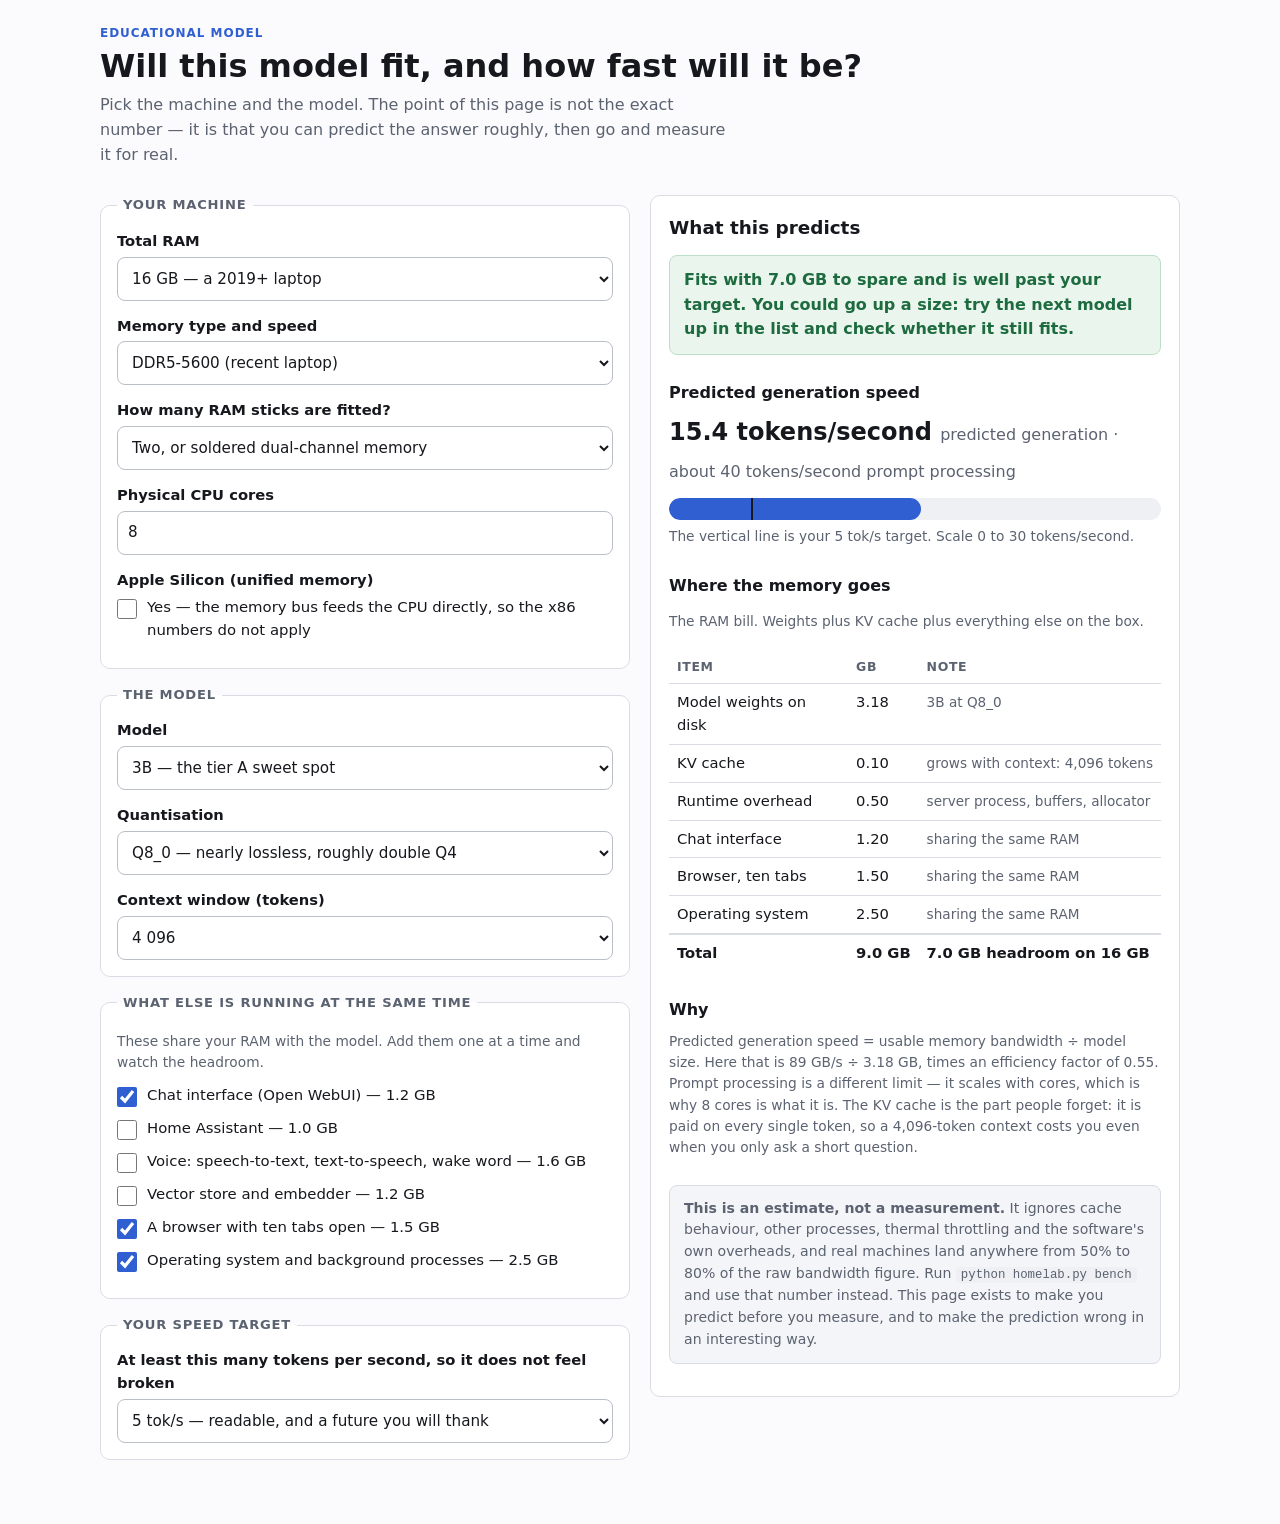
<file: simulations/sizing/index.html>
<!doctype html>
<html lang="en">
  <head>
    <meta charset="utf-8" />
    <meta name="viewport" content="width=device-width, initial-scale=1" />
    <title>Sizing a home AI stack — educational model</title>
    <!--
      Educational model used in lesson 07 of the Private Home AI course.

      Runs entirely offline: no network requests, no CDN, no fonts, no storage, no parent access.
      It is a teaching aid for one idea - generation speed is bounded by memory bandwidth, and
      everything else in the box competes for the same RAM. It is not a benchmark and it does not
      know your machine. Measure yours; see references/benchmarks.md.
    -->
    <link rel="stylesheet" href="styles.css" />
  </head>
  <body>
    <a class="skip" href="#results">Skip to the results</a>

    <header>
      <p class="eyebrow">Educational model</p>
      <h1>Will this model fit, and how fast will it be?</h1>
      <p class="lede">
        Pick the machine and the model. The point of this page is not the exact number — it is that
        you can predict the answer roughly, then go and measure it for real.
      </p>
    </header>

    <main>
      <form id="controls" novalidate>
        <fieldset>
          <legend>Your machine</legend>

          <p class="field">
            <label for="ram">Total RAM</label>
            <select id="ram" name="ram">
              <option value="8">8 GB — Raspberry Pi 5, very small mini PC</option>
              <option value="16" selected>16 GB — a 2019+ laptop</option>
              <option value="32">32 GB — a desktop or a bigger laptop</option>
              <option value="64">64 GB — a workstation</option>
            </select>
          </p>

          <p class="field">
            <label for="memory">Memory type and speed</label>
            <select id="memory" name="memory">
              <option value="d4-3200">DDR4-3200 (budget laptop)</option>
              <option value="d4-3600">DDR4-3600</option>
              <option value="d5-5600" selected>DDR5-5600 (recent laptop)</option>
              <option value="d5-6000">DDR5-6000</option>
              <option value="d5-6400">DDR5-6400 (desktop, overclocked)</option>
            </select>
          </p>

          <p class="field">
            <label for="channels">How many RAM sticks are fitted?</label>
            <select id="channels" name="channels">
              <option value="1">One — single channel, about half the bandwidth</option>
              <option value="2" selected>Two, or soldered dual-channel memory</option>
            </select>
          </p>

          <p class="field">
            <label for="cores">Physical CPU cores</label>
            <input id="cores" name="cores" type="number" min="1" max="64" step="1" value="8" />
          </p>

          <p class="field">
            <label for="apple">Apple Silicon (unified memory)</label>
            <span class="check">
              <input id="apple" name="apple" type="checkbox" />
              <span>Yes — the memory bus feeds the CPU directly, so the x86 numbers do not apply</span>
            </span>
          </p>
        </fieldset>

        <fieldset>
          <legend>The model</legend>

          <p class="field">
            <label for="model">Model</label>
            <select id="model" name="model">
              <option value="1">1B — a Raspberry Pi, or a laptop that has to share with everything</option>
              <option value="1.5">1.5B</option>
              <option value="3" selected>3B — the tier A sweet spot</option>
              <option value="4">4B</option>
              <option value="7">7B</option>
              <option value="8">8B</option>
              <option value="14">14B</option>
              <option value="32">32B</option>
            </select>
          </p>

          <p class="field">
            <label for="quant">Quantisation</label>
            <select id="quant" name="quant">
              <option value="q4">Q4_K_M — the default, smallest useful</option>
              <option value="q5">Q5_K_M — noticeably better, about 20% bigger</option>
              <option value="q6">Q6_K — close to the original, about 50% bigger than Q4</option>
              <option value="q8" selected>Q8_0 — nearly lossless, roughly double Q4</option>
              <option value="f16">F16 — the original weights, four times the size of Q4</option>
            </select>
          </p>

          <p class="field">
            <label for="context">Context window (tokens)</label>
            <select id="context" name="context">
              <option value="2048">2 048 — a home chat, plenty</option>
              <option value="4096" selected>4 096</option>
              <option value="8192">8 192</option>
              <option value="16384">16 384</option>
              <option value="32768">32 768</option>
              <option value="131072">131 072</option>
            </select>
          </p>
        </fieldset>

        <fieldset>
          <legend>What else is running at the same time</legend>
          <p class="note">These share your RAM with the model. Add them one at a time and watch the headroom.</p>

          <p class="check"><input id="svc-chat" type="checkbox" checked /><span>Chat interface (Open WebUI) — 1.2 GB</span></p>
          <p class="check"><input id="svc-ha" type="checkbox" /><span>Home Assistant — 1.0 GB</span></p>
          <p class="check"><input id="svc-voice" type="checkbox" /><span>Voice: speech-to-text, text-to-speech, wake word — 1.6 GB</span></p>
          <p class="check"><input id="svc-rag" type="checkbox" /><span>Vector store and embedder — 1.2 GB</span></p>
          <p class="check"><input id="svc-browser" type="checkbox" checked /><span>A browser with ten tabs open — 1.5 GB</span></p>
          <p class="check"><input id="svc-os" type="checkbox" checked /><span>Operating system and background processes — 2.5 GB</span></p>
        </fieldset>

        <fieldset>
          <legend>Your speed target</legend>
          <p class="field">
            <label for="target">At least this many tokens per second, so it does not feel broken</label>
            <select id="target" name="target">
              <option value="3">3 tok/s — I mostly want it to exist</option>
              <option value="5" selected>5 tok/s — readable, and a future you will thank</option>
              <option value="10">10 tok/s — feels like a product</option>
              <option value="20">20 tok/s — more than a person can read</option>
            </select>
          </p>
        </fieldset>
      </form>

      <section id="results" aria-labelledby="results-heading">
        <h2 id="results-heading">What this predicts</h2>

        <p id="verdict" class="verdict" role="status"></p>

        <h3>Predicted generation speed</h3>
        <p id="speed-line" class="big"></p>
        <div class="bar" role="img" aria-labelledby="bar-label">
          <div id="bar-fill" class="bar-fill"></div>
          <div id="bar-target" class="bar-target"></div>
        </div>
        <p id="bar-label" class="note"></p>

        <h3>Where the memory goes</h3>
        <table id="bill">
          <caption class="note">The RAM bill. Weights plus KV cache plus everything else on the box.</caption>
          <thead>
            <tr><th scope="col">Item</th><th scope="col">GB</th><th scope="col">Note</th></tr>
          </thead>
          <tbody></tbody>
          <tfoot>
            <tr><th scope="row">Total</th><td id="bill-total">—</td><td id="bill-head">—</td></tr>
          </tfoot>
        </table>

        <h3>Why</h3>
        <p id="why" class="note"></p>

        <p class="disclaimer">
          <strong>This is an estimate, not a measurement.</strong> It ignores cache behaviour, other
          processes, thermal throttling and the software's own overheads, and real machines land
          anywhere from 50% to 80% of the raw bandwidth figure. Run
          <code>python homelab.py bench</code> and use that number instead. This page exists to make
          you predict before you measure, and to make the prediction wrong in an interesting way.
        </p>
      </section>
    </main>

    <script type="module" src="app.js"></script>
  </body>
</html>
</file>
<file: simulations/sizing/styles.css>
/* Sizing calculator for the Private Home AI course.
   No external fonts, no imports, no network. Everything below is plain CSS. */

:root {
  --ink: #16181d;
  --muted: #5b6270;
  --line: #d9dce3;
  --bg: #fbfbfd;
  --panel: #ffffff;
  --accent: #2f5fd0;
  --accent-soft: #eef4ff;
  --good: #1d6b3f;
  --good-soft: #eaf5ee;
  --warn: #8a4a08;
  --warn-soft: #fdf1e3;
  --bad: #8c1d16;
  --bad-soft: #fdeeee;
  --radius: 10px;
}

* {
  box-sizing: border-box;
}

html {
  -webkit-text-size-adjust: 100%;
}

body {
  margin: 0;
  padding: 0 16px 48px;
  font-family: ui-sans-serif, system-ui, -apple-system, "Segoe UI", Roboto, "Helvetica Neue",
    Arial, sans-serif;
  font-size: 16px;
  line-height: 1.55;
  color: var(--ink);
  background: var(--bg);
}

.skip {
  position: absolute;
  left: -9999px;
}
.skip:focus {
  left: 8px;
  top: 8px;
  z-index: 10;
  background: var(--panel);
  padding: 8px 12px;
  border-radius: 6px;
  border: 2px solid var(--accent);
}

header,
main {
  max-width: 1080px;
  margin: 0 auto;
}

header {
  padding: 24px 0 8px;
}

.eyebrow {
  margin: 0;
  font-size: 12px;
  font-weight: 700;
  letter-spacing: 0.08em;
  text-transform: uppercase;
  color: var(--accent);
}

h1 {
  margin: 4px 0 8px;
  font-size: clamp(1.4rem, 1.1rem + 1.6vw, 2rem);
  line-height: 1.2;
}

.lede {
  margin: 0 0 20px;
  color: var(--muted);
  max-width: 62ch;
}

h2 {
  margin: 0 0 12px;
  font-size: 1.15rem;
}

h3 {
  margin: 26px 0 8px;
  font-size: 1rem;
}

main {
  display: grid;
  gap: 20px;
  grid-template-columns: minmax(0, 1fr);
}

@media (min-width: 900px) {
  main {
    grid-template-columns: minmax(0, 1fr) minmax(0, 1fr);
    align-items: start;
  }
  #controls {
    position: sticky;
    top: 12px;
  }
}

fieldset {
  margin: 0 0 16px;
  padding: 14px 16px 16px;
  background: var(--panel);
  border: 1px solid var(--line);
  border-radius: var(--radius);
}

legend {
  padding: 0 6px;
  font-size: 0.82rem;
  font-weight: 700;
  letter-spacing: 0.06em;
  text-transform: uppercase;
  color: var(--muted);
}

.field {
  margin: 0 0 14px;
  display: flex;
  flex-direction: column;
  gap: 4px;
}

.field:last-child {
  margin-bottom: 0;
}

label {
  font-size: 0.92rem;
  font-weight: 600;
}

select,
input[type="number"] {
  font: inherit;
  font-size: 0.95rem;
  color: var(--ink);
  background: var(--panel);
  border: 1px solid #b9bec9;
  border-radius: 8px;
  padding: 9px 10px;
  width: 100%;
  min-height: 44px;
}

select:focus-visible,
input:focus-visible,
.check input:focus-visible,
a:focus-visible {
  outline: 3px solid var(--accent);
  outline-offset: 2px;
}

.check {
  display: flex;
  align-items: flex-start;
  gap: 10px;
  margin: 0 0 10px;
  font-size: 0.93rem;
}

.check input {
  margin: 3px 0 0;
  width: 20px;
  height: 20px;
  flex: 0 0 auto;
  accent-color: var(--accent);
}

.note {
  font-size: 0.86rem;
  color: var(--muted);
  margin: 4px 0 10px;
}

#results {
  background: var(--panel);
  border: 1px solid var(--line);
  border-radius: var(--radius);
  padding: 18px;
}

.verdict {
  margin: 0 0 14px;
  padding: 12px 14px;
  border-radius: 8px;
  font-weight: 600;
  border: 1px solid transparent;
}

.verdict.good {
  background: var(--good-soft);
  color: var(--good);
  border-color: #bcdfc8;
}
.verdict.warn {
  background: var(--warn-soft);
  color: var(--warn);
  border-color: #eccfa8;
}
.verdict.bad {
  background: var(--bad-soft);
  color: var(--bad);
  border-color: #eab8b4;
}

.big {
  font-size: 1.5rem;
  font-weight: 700;
  margin: 0 0 10px;
}

.big .unit {
  font-size: 1rem;
  font-weight: 500;
  color: var(--muted);
}

.bar {
  position: relative;
  height: 22px;
  border-radius: 11px;
  background: #eef0f4;
  overflow: hidden;
  margin-bottom: 6px;
}

.bar-fill {
  height: 100%;
  width: 0;
  background: var(--accent);
  border-radius: 11px;
  transition: width 160ms ease-out;
}

.bar-fill.over {
  background: var(--warn);
}

.bar-target {
  position: absolute;
  top: -3px;
  bottom: -3px;
  width: 2px;
  background: var(--ink);
}

table {
  width: 100%;
  border-collapse: collapse;
  font-size: 0.92rem;
}

caption {
  text-align: left;
  caption-side: top;
  font-size: 0.86rem;
  color: var(--muted);
  padding-bottom: 8px;
}

th,
td {
  text-align: left;
  padding: 7px 8px;
  border-bottom: 1px solid var(--line);
  vertical-align: top;
}

thead th {
  font-size: 0.78rem;
  text-transform: uppercase;
  letter-spacing: 0.05em;
  color: var(--muted);
}

td:nth-child(2),
tfoot td {
  font-variant-numeric: tabular-nums;
  white-space: nowrap;
}

tfoot th,
tfoot td {
  font-weight: 700;
  border-top: 2px solid var(--line);
  border-bottom: none;
}

tbody tr.hot td {
  background: #fff6f6;
}

td .why {
  color: var(--muted);
  font-size: 0.85rem;
}

.disclaimer {
  margin-top: 26px;
  padding: 12px 14px;
  font-size: 0.88rem;
  color: var(--muted);
  background: #f4f5f8;
  border-radius: 8px;
  border: 1px solid var(--line);
}

code {
  font-family: ui-monospace, SFMono-Regular, Consolas, "Liberation Mono", monospace;
  font-size: 0.88em;
  background: #eef0f4;
  padding: 1px 5px;
  border-radius: 4px;
}

@media (max-width: 420px) {
  body {
    padding: 0 10px 36px;
  }
  fieldset {
    padding: 12px 12px 14px;
  }
  #results {
    padding: 14px;
  }
  th,
  td {
    padding: 6px 4px;
  }
}
</file>
